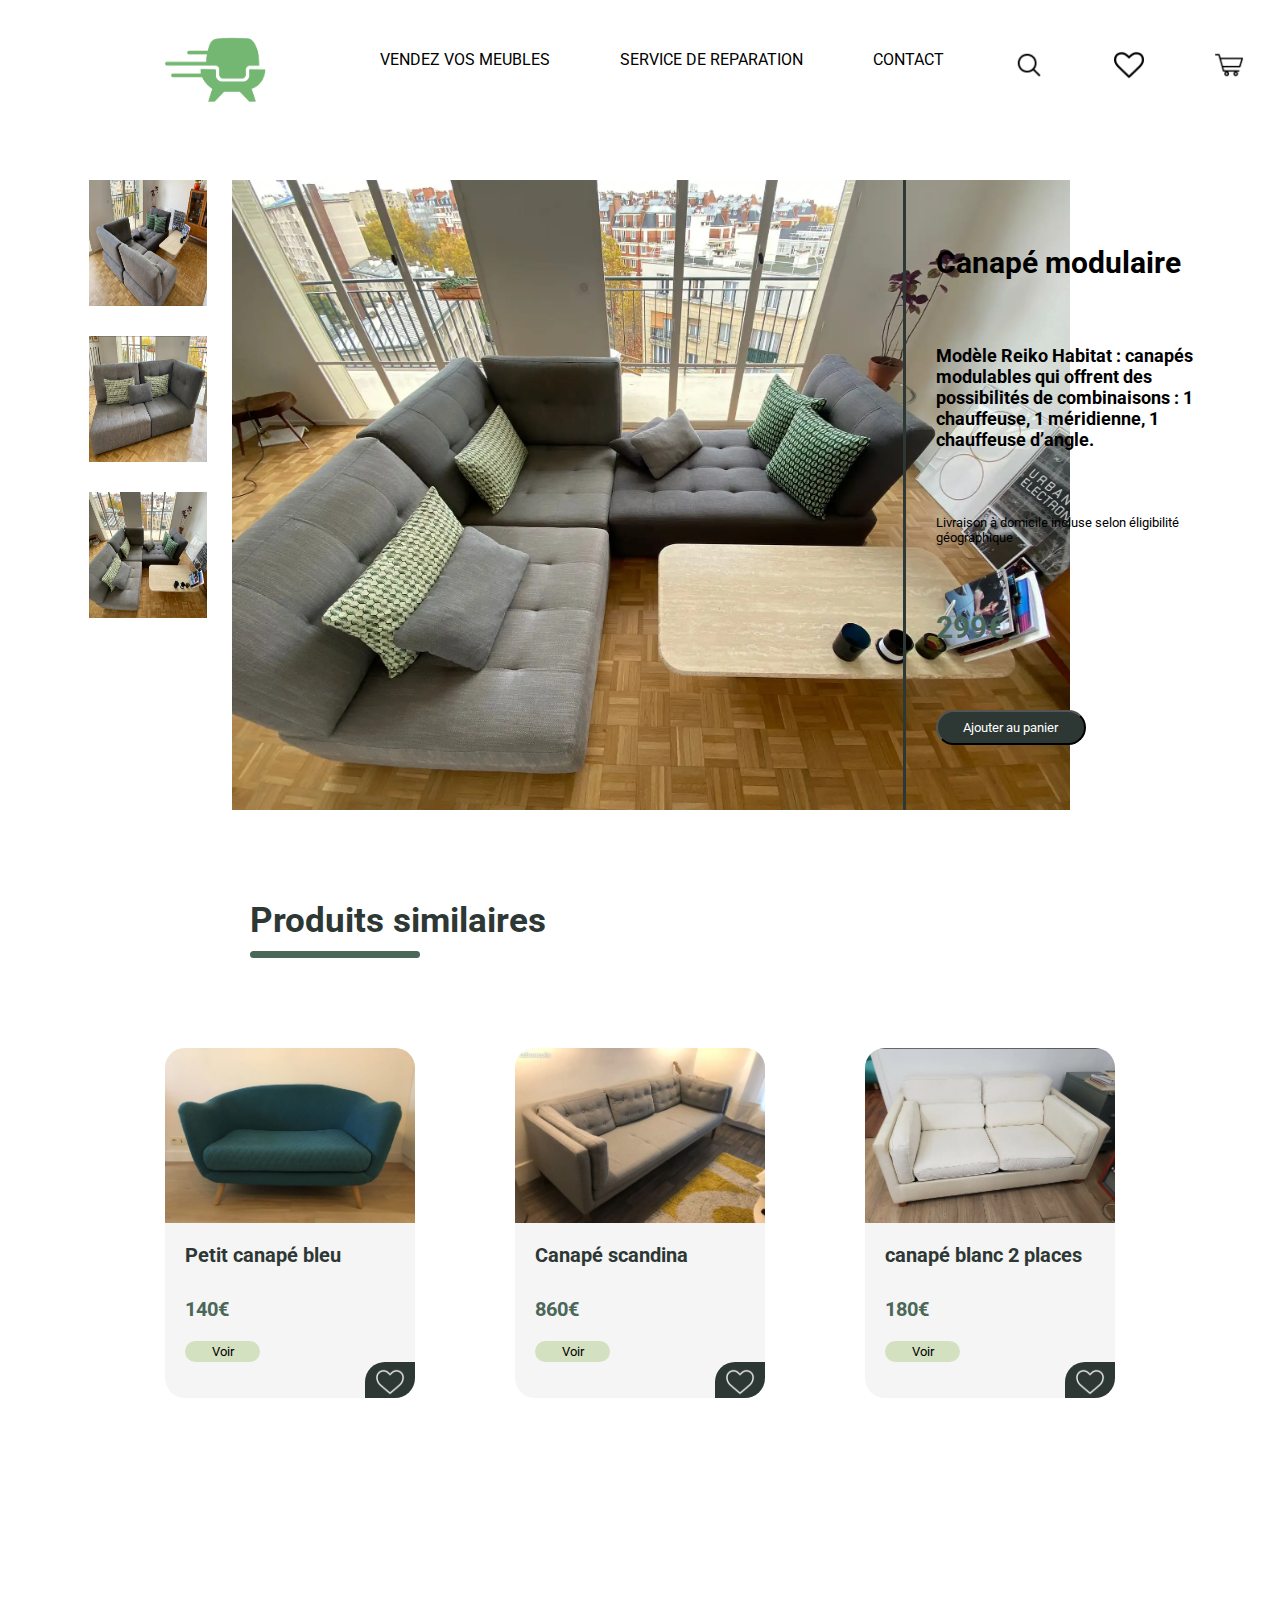
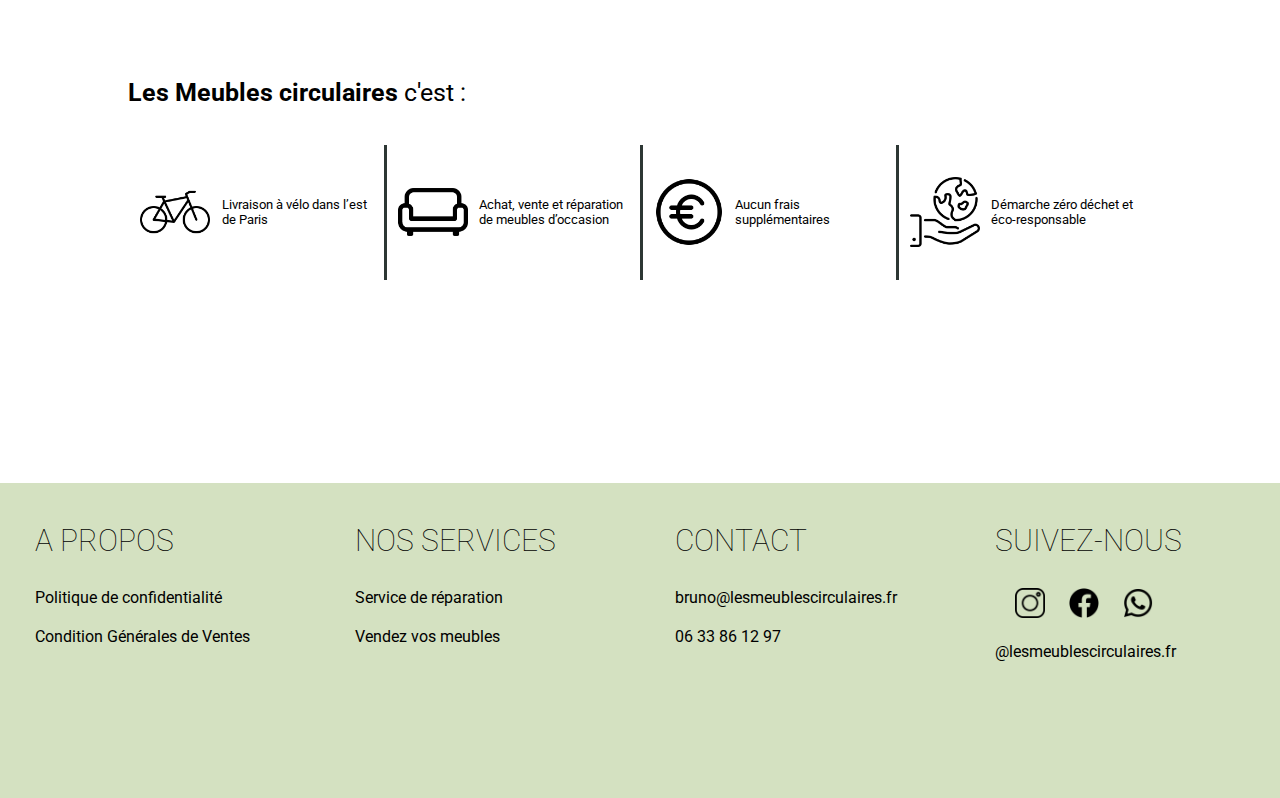
<file: product.html>
<!DOCTYPE html>
<html lang="en">
<head>
    <meta charset="UTF-8">
    <meta http-equiv="X-UA-Compatible" content="IE=edge">
    <meta name="viewport" content="width=device-width, initial-scale=1.0">
    <link rel="preconnect" href="https://fonts.googleapis.com">
    <link rel="preconnect" href="https://fonts.gstatic.com" crossorigin>
    <link href="https://fonts.googleapis.com/css2?family=Roboto:wght@300&display=swap" rel="stylesheet">
    <link rel="stylesheet" href="build.css">
    <link rel="stylesheet" href="https://cdn.jsdelivr.net/npm/swiper@8/swiper-bundle.min.css"/>
    <script src="https://cdn.jsdelivr.net/npm/swiper@8/swiper-bundle.min.js"></script>
    <title>Produit</title>
</head>
<body>
    <!-- header-->
    <header>
        <section>
            <div id="headerlogo">
                <a href="index.html"><img src="image/logo.png" alt="logo"></a>
            </div>
            <div id="ulheader">
                <ul>
                    <li id="vendez">VENDEZ VOS MEUBLES</li>
                    <li class="li">SERVICE DE REPARATION</li>
                    <li class="li">CONTACT</li>
                    <li><img src="image/loupe.png" alt="recherche" class="li"></li>
                    <li><img src="image/coeur.png" alt="favoris" class="li"></li>
                    <li><img src="image/panier.png" alt="votre panier" class="li"></li>
                </ul>
            </div>
        </section>
    </header>
    <main>
        <!-- images clickable + text-->
        <section id="pageproduit">
            <div>
                <div id="imagesproduct">
                    <div id="smallimg">
                        <div><img src="image/canapé2.png" alt="photo de canapé" id="smallimg2"></div>
                        <div><img src="image/canapé3.png" alt="photo de canapé" id="smallimg3"></div>
                        <div><img src="image/canapé1.png" alt="photo de canapé" id="smallimg1"></div>
                    </div>
                    <div id="bigimg">
                        <img src="image/canapé1.png" alt="photo de canapé" class="img active" id="img1">
                        <img src="image/canapé2.png" alt="photo de canapé" class="img" id="img2">
                        <img src="image/canapé3.png" alt="photo de canapé" class="img" id="img3">
                    </div>
                </div>
                <div id="descproduct">
                    <p>Canapé modulaire</p>
                    <p>Modèle Reiko Habitat : canapés modulables qui offrent des possibilités de combinaisons : 1 chauffeuse, 1 méridienne, 1 chauffeuse d’angle. </p>
                    <p>Livraison à domicile incluse selon éligibilité géographique</p>
                    <span>299€</span>
                    <button>Ajouter au panier</button>
                </div>
            </div>
        </section>
        <section id="similaires">
            <div>
                <p>Produits similaires</p>
                <div id="hr"></div>
            </div>
            <!-- cards sans slider-->
            <div id="cards">
                <div class="card">
                    <img src="image/canapé_vignette.png" alt="table">
                    <p>Petit canapé bleu</p>
                    <span>140€</span>
                    <button><a href="product.html">Voir</a></button>
                    <div>
                        <img src="image/coeurblanc.png" alt="panier">
                    </div>
                </div>
                <div class="card">
                    <img src="image/canapé_vignette2.png" alt="table">
                    <p>Canapé scandina</p>
                    <span>860€</span>
                    <button><a href="product.html">Voir</a></button>
                    <div>
                        <img src="image/coeurblanc.png" alt="panier">
                    </div>
                </div>
                <div class="card">
                    <img src="image/canapé_vignette3.png" alt="table">
                    <p>canapé blanc 2 places</p>
                    <span>180€</span>
                    <button><a href="product.html">Voir</a></button>
                    <div>
                        <img src="image/coeurblanc.png" alt="panier">
                    </div>
                </div>
            </div>
        </section>
        <!-- div "Les meubles circulaire c'est :" -->
        <section id="mbc">
            <div>
                <p><span>Les Meubles circulaires</span> c'est :</p>
                <div>
                    <div>
                        <img src="image/iconvelo.png" alt="icon vélo">
                        <p>Livraison à vélo dans l’est de Paris </p>
                    </div>
                    <div>
                        <img src="image/iconcanapenoir.png" alt="icon canapé">
                        <p>Achat, vente et réparation de meubles d’occasion</p>
                    </div>
                    <div>
                        <img src="image/euro.png" alt="icon euro">
                        <p>Aucun frais supplémentaires</p>
                    </div>
                    <div>
                        <img src="image/ecologie.png" alt="icon écologie">
                        <p>Démarche zéro déchet et éco-responsable </p>
                    </div>
                </div>
            </div>
        </section>
    </main>
    <!-- footer-->
    <footer>
        <section>
            <div>
                <h4>A PROPOS</h4>
                <ul>
                    <li>Politique de confidentialité</li>
                    <li>Condition Générales de Ventes</li>
                </ul>
            </div>
            <div>
                <h4>NOS SERVICES</h4>
                <ul>
                    <li>Service de réparation</li>
                    <li>Vendez vos meubles</li>
                </ul>
            </div>
            <div>
                <h4 id="contact">CONTACT</h4>
                <ul>
                    <li>bruno@lesmeublescirculaires.fr</li>
                    <li>06 33 86 12 97</li>
                </ul>
            </div>
            <div>
                <h4>SUIVEZ-NOUS</h4>
                <ul>
                    <li>
                        <img src="image/instagram.png" alt="instagram">
                        <img src="image/facebook.png" alt="facebook">
                        <img src="image/whatsapp.png" alt="">
                    </li>
                    <li>@lesmeublescirculaires.fr</li>
                </ul>
            </div>
        </section>
    </footer>
    <script src="product.js"></script>
</body>
</html>
</file>
<file: build.css>
* {
  padding: 0;
  margin: 0;
  box-sizing: border-box;
  scroll-behavior: smooth;
  font-family: "Roboto", sans-serif;
}

body .reveal {
  opacity: 0;
  transform: translateY(-30px);
}
body .reveal-visible {
  opacity: 1;
  transform: translateY(0);
  transition: 0.3s;
}
body header .reveal {
  opacity: 0;
  transform: translateY(-30px);
}
body header .reveal-visible {
  opacity: 1;
  transform: translateY(0);
  transition: 0.3s;
}
body header section {
  display: flex;
  justify-content: space-around;
  flex-wrap: wrap;
  height: 20vh;
}
body header section #headerlogo img {
  width: 170px;
  margin-left: 100px;
  margin-top: 10px;
  cursor: pointer;
}
body header section #ulheader ul {
  list-style: none;
  display: flex;
  justify-content: space-evenly;
  gap: 70px;
  margin-top: 50px;
  flex-wrap: wrap;
}
body header section #ulheader ul li {
  position: relative;
  cursor: pointer;
}
body header section #ulheader ul li img {
  width: 30px;
}
body header section #ulheader ul li:after {
  content: "";
  position: absolute;
  background-color: #74B773;
  height: 3px;
  width: 0;
  left: 0;
  bottom: -1px;
  transition: 0.3s;
}
body header section #ulheader ul li:hover:after {
  width: 100%;
}
body main #slider {
  display: flex;
}
body main #slider #next {
  font-size: 40px;
  position: absolute;
  z-index: 1;
  left: 1470px;
  bottom: 250px;
  color: white;
}
body main #slider #previous {
  font-size: 40px;
  position: absolute;
  z-index: 1;
  bottom: 250px;
  color: white;
}
body main #slider .slider {
  display: none;
}
body main #slider .active {
  display: flex;
}
body main #slider div {
  width: 100%;
  height: 80vh;
  display: flex;
  background-color: #D4E1C1;
}
body main #slider div #imgslider {
  width: 50%;
  height: 100%;
  display: flex;
  justify-content: end;
}
body main #slider div #imgslider img {
  width: 80%;
  height: 100%;
}
body main #slider div #imgslider2 {
  width: 50%;
  height: 100%;
  display: flex;
  justify-content: start;
}
body main #slider div #imgslider2 img {
  width: 80%;
  height: 100%;
}
body main #slider div div {
  width: 50%;
  height: 100%;
  display: flex;
  justify-content: center;
  align-items: center;
}
body main #slider div div #texteslider {
  width: 600px;
  height: 400px;
  display: flex;
  flex-direction: column;
}
body main #slider div div #texteslider #titreslider {
  font-weight: bolder;
  font-size: 45px;
  margin-bottom: 40px;
  text-align: center;
}
body main #slider div div #texteslider #commslider {
  font-size: 22px;
}
body main #recherche {
  margin-top: 15vh;
}
body main #recherche div p {
  font-size: 35px;
  font-weight: bolder;
  color: #2D3734;
  margin-left: 70px;
}
body main #recherche div #hr {
  height: 7px;
  width: 170px;
  background-color: #4B6758;
  border-radius: 25px;
  margin-left: 70px;
  margin-top: 10px;
}
body main #recherche #type {
  display: flex;
  justify-content: space-evenly;
  flex-wrap: wrap;
  margin-top: 120px;
}
body main #recherche #type div {
  height: 150px;
}
body main #recherche #type div div {
  height: 79px;
  width: 136px;
  background-color: #D4E1C1;
  border-top-left-radius: 20px;
  border-bottom-right-radius: 20px;
  display: flex;
  justify-content: center;
  align-items: center;
}
body main #recherche #type div div .iconrecherche {
  font-size: 35px;
  color: #6A8E4E;
}
body main #recherche #type div div:hover {
  background-color: #4B6758;
}
body main #recherche #type div div:hover .iconrecherche {
  color: white;
}
body main #recherche #type div p {
  font-size: 20px;
  font-weight: bold;
  margin: 0;
  text-align: center;
  margin-top: 15px;
}
body main #nouveautes {
  margin-top: 10vh;
  display: flex;
  flex-direction: column;
  flex-wrap: wrap;
}
body main #nouveautes div p {
  font-size: 35px;
  font-weight: bolder;
  color: #2D3734;
  margin-left: 70px;
}
body main #nouveautes div #hr {
  height: 7px;
  width: 170px;
  background-color: #4B6758;
  border-radius: 25px;
  margin-left: 70px;
  margin-top: 10px;
}
body main #nouveautes #next2 {
  font-size: 40px;
  position: absolute;
  z-index: 1;
  left: 1470px;
  top: 300px;
  color: #D4E1C1;
}
body main #nouveautes #previous2 {
  font-size: 40px;
  position: absolute;
  z-index: 1;
  top: 300px;
  color: #D4E1C1;
}
body main #nouveautes .cards {
  width: 100%;
  height: 30vh;
  display: flex;
  justify-content: space-evenly;
  flex-wrap: wrap;
  display: none;
}
body main #nouveautes .cards .card {
  margin-top: 10vh;
  width: 250px;
  height: 350px;
  background-color: #F5F5F5;
  border-radius: 20px;
  overflow: hidden;
  display: flex;
  flex-direction: column;
}
body main #nouveautes .cards .card img {
  width: 100%;
  height: 50%;
}
body main #nouveautes .cards .card p {
  font-size: 20px;
  text-align: left;
  margin-left: 20px;
  margin-top: 20px;
}
body main #nouveautes .cards .card span {
  font-size: 20px;
  margin-left: 20px;
  margin-top: 30px;
  color: #4B6758;
  font-weight: bolder;
}
body main #nouveautes .cards .card button {
  width: 75px;
  height: 40px;
  border-radius: 50px;
  background-color: #D4E1C1;
  border: none;
  margin-top: 20px;
  margin-left: 20px;
}
body main #nouveautes .cards .card button a {
  color: black;
  text-decoration: none;
}
body main #nouveautes .cards .card div {
  display: flex;
  justify-content: end;
  margin: 0;
  background-color: #2D3734;
  width: 50px;
  height: 70px;
  margin-left: 200px;
  border-top-left-radius: 20px;
}
body main #nouveautes .cards .card div img {
  width: 20px;
  height: 20px;
  margin-right: 15px;
  margin-top: 10px;
  cursor: pointer;
}
body main #nouveautes .active {
  display: flex;
}
body main #vendre {
  width: 100%;
  height: 80vh;
  margin-top: 45vh;
  background-color: #F5F5F5;
  display: flex;
}
body main #vendre div {
  width: 50%;
  height: 100%;
  display: flex;
  justify-content: center;
  align-items: center;
  flex-direction: column;
}
body main #vendre div img {
  width: 100%;
  height: 100%;
}
body main #vendre div p {
  width: 500px;
  height: 300px;
  font-size: larger;
  text-align: left;
}
body main #vendre div button {
  width: 220px;
  height: 50px;
  border-radius: 25px;
  background-color: #2D3734;
  border: none;
  color: white;
  font-size: 18px;
}
body main #avis {
  margin-top: 10vh;
}
body main #avis div p {
  font-size: 35px;
  font-weight: bolder;
  color: #2D3734;
  margin-left: 70px;
}
body main #avis div #hr {
  height: 7px;
  width: 170px;
  background-color: #4B6758;
  border-radius: 25px;
  margin-left: 70px;
  margin-top: 10px;
}
body main #avis #cardavis {
  display: flex;
  justify-content: space-around;
  flex-wrap: wrap;
  margin-bottom: 20vh;
}
body main #avis #cardavis div {
  margin-top: 10vh;
  width: 250px;
  height: 350px;
  background-color: #F5F5F5;
  border-top-right-radius: 20px;
  border-bottom-left-radius: 20px;
  display: flex;
  flex-direction: column;
  align-items: center;
}
body main #avis #cardavis div img {
  width: 90px;
  height: 120px;
}
body main #avis #cardavis div p {
  font-size: 15px;
  margin: 0;
  height: 100px;
  width: 200px;
  margin-top: 30px;
  text-align: center;
  color: black;
}
body footer {
  width: 100%;
  height: 35vh;
  background-color: #D4E1C1;
}
body footer section {
  display: flex;
  justify-content: space-around;
  flex-wrap: wrap;
}
body footer section div {
  height: 250px;
  width: 250px;
}
body footer section div h4 {
  font-size: 30px;
  font-weight: lighter;
  margin-bottom: 30px;
  margin-top: 40px;
}
body footer section div ul {
  list-style: none;
}
body footer section div ul li {
  margin-top: 20px;
}
body footer section div ul li img {
  width: 30px;
  margin-left: 20px;
}

body #pageproduit {
  display: flex;
  justify-content: center;
}
body #pageproduit div {
  width: 90%;
  height: 70vh;
  display: flex;
}
body #pageproduit div #imagesproduct {
  width: 100%;
  height: 100%;
}
body #pageproduit div #imagesproduct #smallimg {
  width: 20%;
  height: 100%;
  display: flex;
  flex-direction: column;
  align-items: center;
  gap: 30px;
}
body #pageproduit div #imagesproduct #smallimg div {
  width: 70%;
  height: 20%;
}
body #pageproduit div #imagesproduct #smallimg div img {
  width: 100%;
  cursor: pointer;
}
body #pageproduit div #imagesproduct #bigimg {
  width: 80%;
  height: 100%;
}
body #pageproduit div #imagesproduct #bigimg .img {
  display: none;
}
body #pageproduit div #imagesproduct #bigimg .active {
  display: block;
}
body #pageproduit div #descproduct {
  height: 100%;
  width: 60%;
  display: flex;
  flex-direction: column;
  border-left: 3px solid #2D3734;
  justify-content: space-evenly;
}
body #pageproduit div #descproduct p:nth-child(1) {
  font-size: 30px;
  font-weight: bolder;
  margin-left: 30px;
}
body #pageproduit div #descproduct p:nth-child(2) {
  font-size: large;
  font-weight: bolder;
  margin-left: 30px;
}
body #pageproduit div #descproduct p:nth-child(3) {
  font-size: small;
  margin-left: 30px;
}
body #pageproduit div #descproduct span {
  font-size: 30px;
  font-weight: bolder;
  color: #4B6758;
  margin-left: 30px;
}
body #pageproduit div #descproduct button {
  width: 150px;
  height: 35px;
  border-radius: 25px;
  background-color: #2D3734;
  color: white;
  margin-left: 30px;
}
body #similaires {
  margin-top: 10vh;
}
body #similaires div p {
  font-size: 35px;
  font-weight: bolder;
  color: #2D3734;
  margin-left: 250px;
}
body #similaires div #hr {
  height: 7px;
  width: 170px;
  background-color: #4B6758;
  border-radius: 25px;
  margin-left: 250px;
  margin-top: 10px;
}
body #similaires #cards {
  width: 100%;
  height: 30vh;
  display: flex;
  justify-content: center;
  gap: 100px;
  flex-wrap: wrap;
}
body #similaires #cards .card {
  margin-top: 10vh;
  width: 250px;
  height: 350px;
  background-color: #F5F5F5;
  border-radius: 20px;
  overflow: hidden;
  display: flex;
  flex-direction: column;
}
body #similaires #cards .card img {
  width: 100%;
  height: 50%;
}
body #similaires #cards .card p {
  font-size: 20px;
  text-align: left;
  margin-left: 20px;
  margin-top: 20px;
}
body #similaires #cards .card span {
  font-size: 20px;
  margin-left: 20px;
  margin-top: 30px;
  color: #4B6758;
  font-weight: bolder;
}
body #similaires #cards .card button {
  width: 75px;
  height: 40px;
  border-radius: 50px;
  background-color: #D4E1C1;
  border: none;
  margin-top: 20px;
  margin-left: 20px;
}
body #similaires #cards .card button a {
  color: black;
  text-decoration: none;
}
body #similaires #cards .card div {
  display: flex;
  justify-content: end;
  margin: 0;
  background-color: #2D3734;
  width: 50px;
  height: 70px;
  margin-left: 200px;
  border-top-left-radius: 20px;
}
body #similaires #cards .card div img {
  width: 30px;
  height: 30px;
  margin-right: 10px;
  margin-top: 5px;
  cursor: pointer;
}
body #mbc {
  height: 30vh;
  display: flex;
  justify-content: center;
  margin-top: 50vh;
  margin-bottom: 15vh;
}
body #mbc div {
  width: 80%;
  height: 100%;
  display: flex;
  flex-direction: column;
}
body #mbc div p {
  font-size: 25px;
}
body #mbc div p span {
  font-weight: bolder;
}
body #mbc div div {
  height: 50%;
  width: 100%;
  display: flex;
  flex-direction: row;
  align-items: center;
  justify-content: space-evenly;
}
body #mbc div div img {
  width: 70px;
  height: 70px;
}
body #mbc div div p {
  font-size: smaller;
  width: 150px;
}
body #mbc div div div:nth-of-type(1) {
  width: 25%;
  height: 100%;
  margin-top: 75px;
}
body #mbc div div div:nth-of-type(2) {
  width: 25%;
  height: 100%;
  margin-top: 75px;
  border-left: 3px solid #2D3734;
}
body #mbc div div div:nth-of-type(3) {
  width: 25%;
  height: 100%;
  margin-top: 75px;
  border-left: 3px solid #2D3734;
}
body #mbc div div div:nth-of-type(4) {
  width: 25%;
  height: 100%;
  margin-top: 75px;
  border-left: 3px solid #2D3734;
}

@media screen and (max-width: 769px) {
  body header section {
    height: 30vh;
    flex-direction: column;
    align-items: center;
  }
  body header section #headerlogo img {
    margin: 0;
  }
  body header section #ulheader ul {
    margin: 0;
    justify-content: space-around;
    gap: 30px;
  }
  body header section #ulheader ul li {
    display: flex;
    align-items: center;
  }
  body main #slider #next {
    left: 735px;
    bottom: 170px;
  }
  body main #slider #previous {
    bottom: 170px;
  }
  body main #slider div div #texteslider {
    padding: 30px;
  }
  body main #slider div div #texteslider #titreslider {
    margin-bottom: 0;
  }
  body main #recherche {
    display: flex;
    align-items: center;
    flex-direction: column;
  }
  body main #recherche #type {
    width: 70%;
  }
  body main #nouveautes #next2 {
    left: 725px;
  }
  body main #vendre div p {
    width: 350px;
    font-size: large;
  }
  body main #pageproduit {
    display: block;
    height: 130vh;
  }
  body main #pageproduit > div {
    flex-direction: column;
    align-items: center;
  }
  body main #pageproduit > div #descproduct {
    margin-top: 30px;
    border-left: none;
    border-top: 3px solid #2D3734;
    text-align: center;
    align-items: center;
  }
  body main #pageproduit > div #descproduct p {
    margin-top: 20px;
  }
  body main #pageproduit > div #descproduct span {
    margin-top: 20px;
  }
  body main #pageproduit > div #descproduct button {
    margin-top: 20px;
  }
  body main #similaires #cards {
    gap: 30px;
  }
  body main #similaires #cards .card {
    width: 200px;
  }
  body main #mbc div {
    width: 100%;
  }
  body main #mbc div span {
    margin-left: 60px;
  }
  body main #mbc div div img {
    width: 50px;
    height: 50px;
    margin-right: 5px;
  }
  body footer section div {
    height: auto;
  }
  body footer section div h4 {
    font-size: 20px;
  }
  body footer section div ul li {
    font-size: small;
  }
}
@media screen and (max-width: 426px) {
  body header section {
    height: 50vh;
  }
  body main #slider div {
    height: 30vh;
  }
  body main #slider div div #texteslider {
    height: 30vh;
  }
  body main #slider div div #texteslider #titreslider {
    font-size: 12px;
    margin-bottom: 5px;
  }
  body main #slider div div #texteslider #commslider {
    font-size: 9px;
    height: 20vh;
    text-align: center;
  }
  body main #slider .slider {
    height: 30vh;
  }
  body main #slider #next {
    left: 390px;
    font-size: small;
  }
  body main #slider #previous {
    font-size: small;
  }
  body main #recherche div p {
    margin-left: 40px;
    font-size: 25px;
  }
  body main #recherche div #hr {
    margin-left: 40px;
    width: 100px;
  }
  body main #recherche #type div div {
    width: 100px;
    font-size: 15px;
  }
  body main #nouveautes #next2 {
    display: none;
  }
  body main #nouveautes #previous2 {
    display: none;
  }
  body main #vendre {
    flex-direction: column;
    margin-top: 200vh;
    height: 130vh;
  }
  body main #vendre div {
    width: 100%;
  }
  body main #vendre div p {
    width: 280px;
    font-size: 15px;
    height: 250px;
  }
  body main #vendre div button {
    width: 170px;
    font-size: 10px;
  }
  body main #avis #cardavis {
    margin-bottom: 10vh;
  }
  body main #avis #cardavis div {
    margin-top: 4vh;
  }
  body main #avis div p {
    margin-left: 45px;
  }
  body main #avis div #hr {
    margin-left: 45px;
  }
  body main #pageproduit {
    display: flex;
    justify-content: center;
  }
  body main #pageproduit div #imagesproduct {
    flex-direction: column;
    align-items: center;
  }
  body main #pageproduit div #imagesproduct #smallimg {
    flex-direction: row;
    width: 100%;
    display: flex;
    align-items: center;
  }
  body main #pageproduit div #imagesproduct #smallimg div {
    height: 70%;
  }
  body main #pageproduit div #imagesproduct #smallimg div img {
    width: 100%;
    height: 100px;
    margin-bottom: 40px;
  }
  body main #pageproduit div #imagesproduct #bigimg img {
    width: 100%;
    height: 100%;
  }
  body main #similaires div p {
    margin-left: 70px;
  }
  body main #similaires div #hr {
    margin-left: 70px;
  }
  body main #similaires #cards {
    height: 180vh;
    margin-top: 4vh;
  }
  body main #similaires #cards .card {
    margin-top: 0;
  }
  body main #similaires #cards .card div {
    margin-left: 150px;
    display: flex;
    align-items: center;
  }
  body main #similaires #cards .card div img {
    width: 20px;
    height: 20px;
    margin-right: 15px;
  }
  body main #mbc {
    margin-bottom: 0;
    height: 130vh;
    margin-top: 0;
  }
  body main #mbc div {
    margin-top: 110px;
  }
  body main #mbc div div {
    flex-direction: column;
  }
  body main #mbc div div div:nth-of-type(1) {
    border-left: none;
    text-align: center;
  }
  body main #mbc div div div:nth-of-type(2) {
    border-left: none;
    text-align: center;
  }
  body main #mbc div div div:nth-of-type(3) {
    border-left: none;
    text-align: center;
  }
  body main #mbc div div div:nth-of-type(4) {
    border-left: none;
    text-align: center;
  }
  body footer {
    height: 100vh;
  }
  body footer section {
    justify-content: start;
  }
  body footer section div {
    padding-left: 40px;
    width: 100%;
  }
  body footer section div h4 {
    font-size: 25px;
    font-weight: bold;
  }
  body footer section div ul li {
    font-size: 15px;
  }
  body footer section div ul li img {
    width: 15px;
  }
}

/*# sourceMappingURL=build.css.map */
</file>
